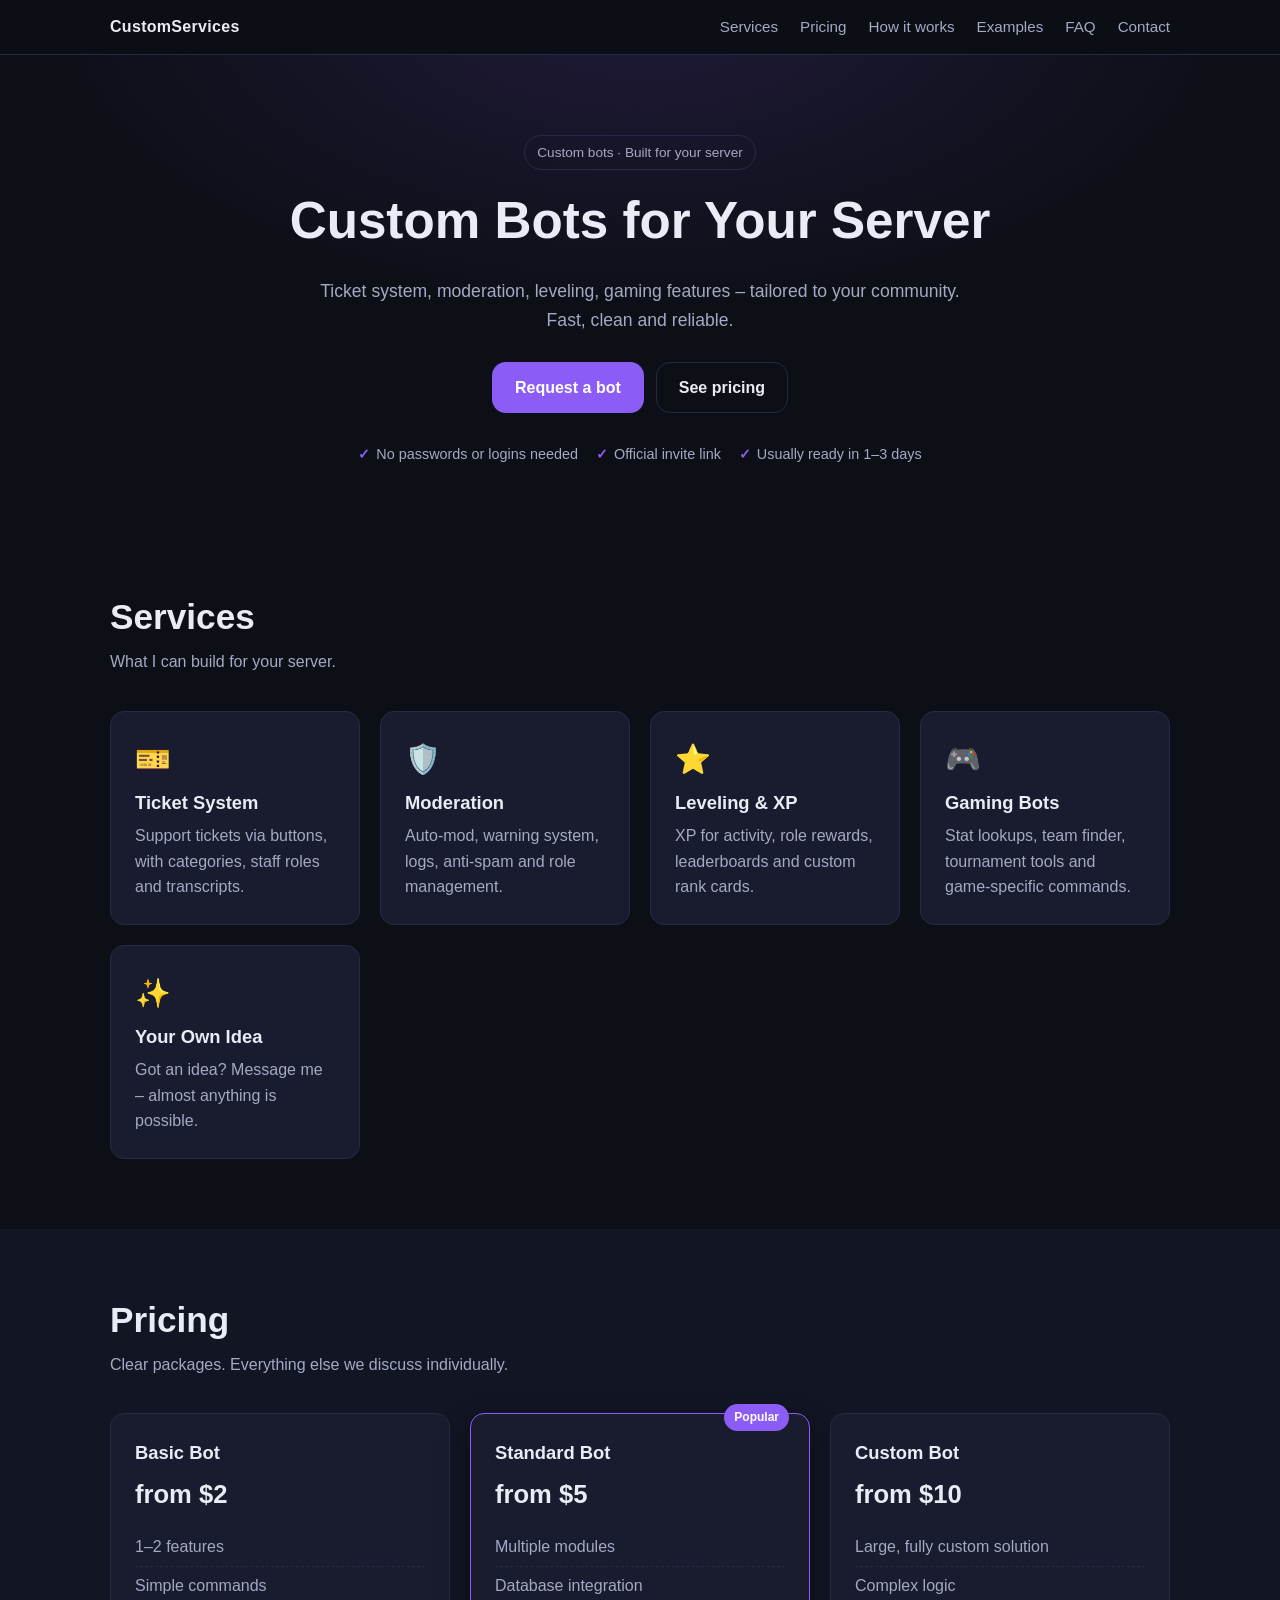
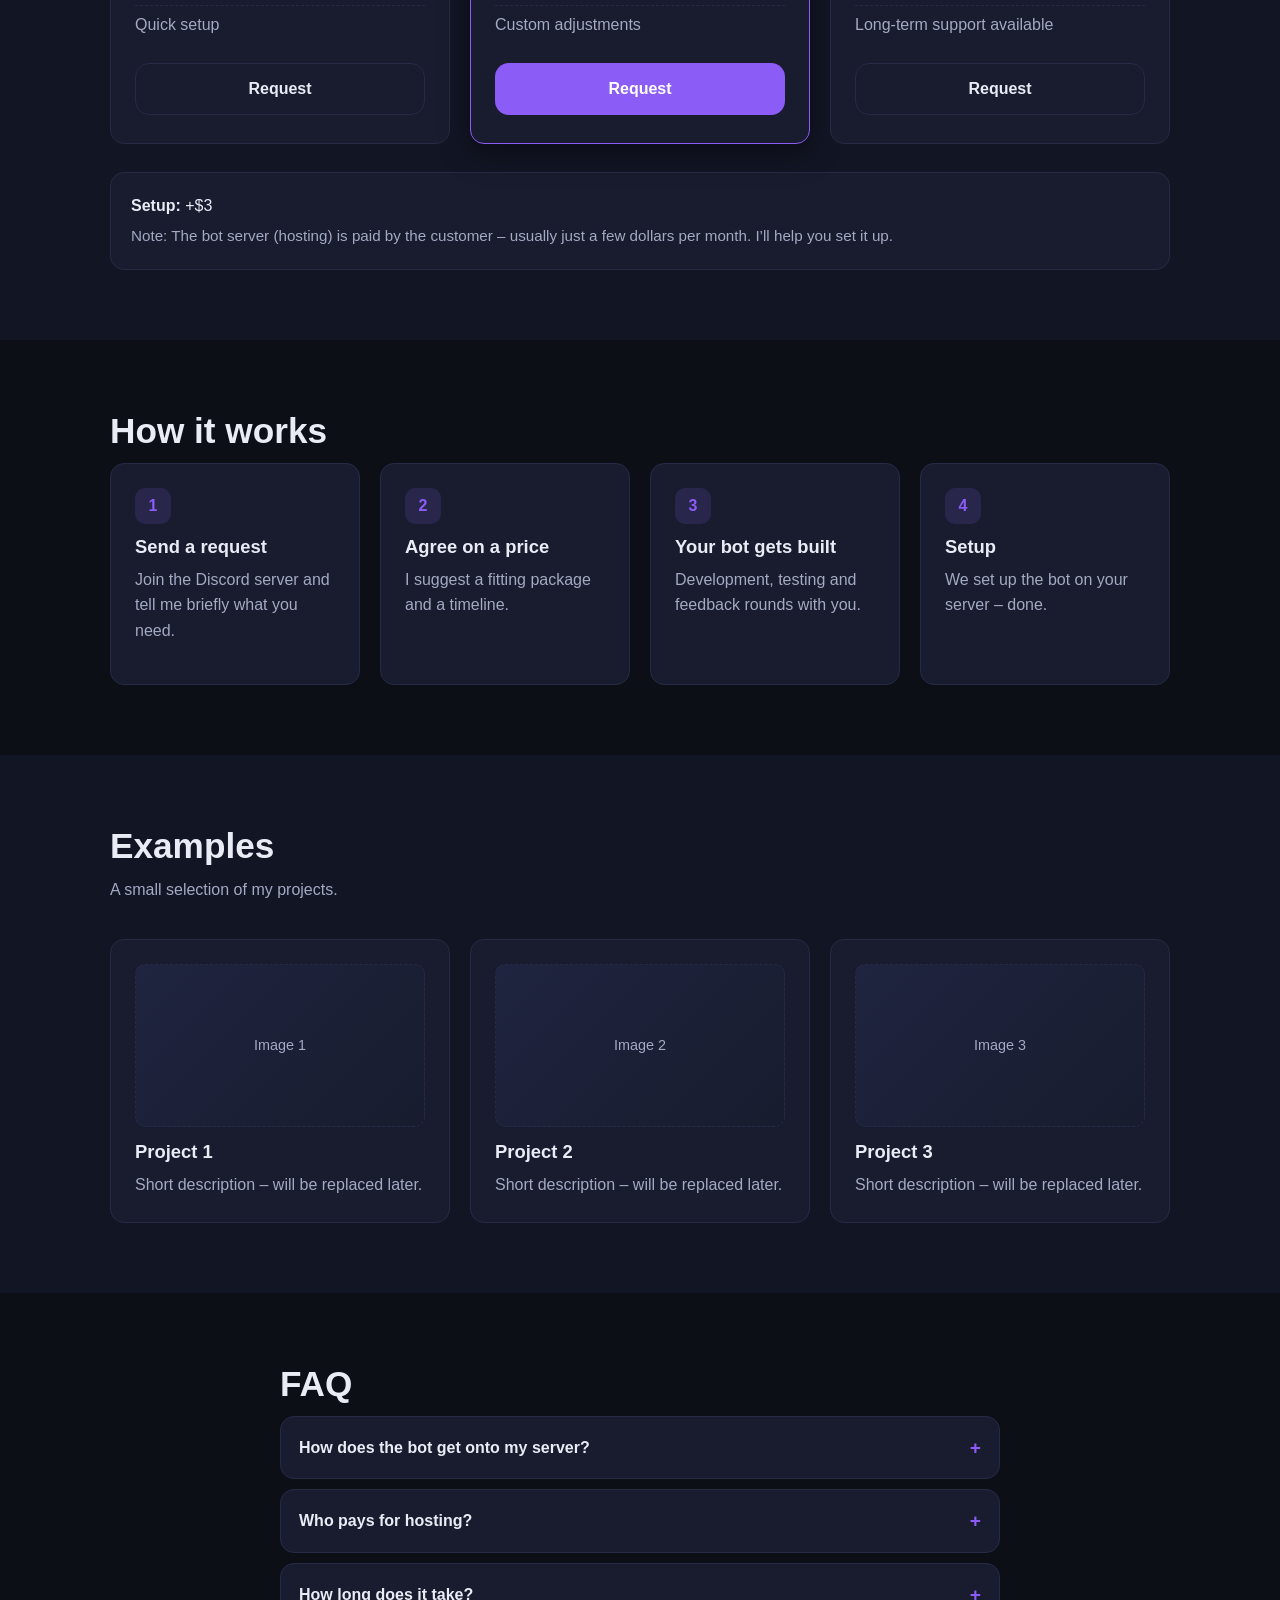
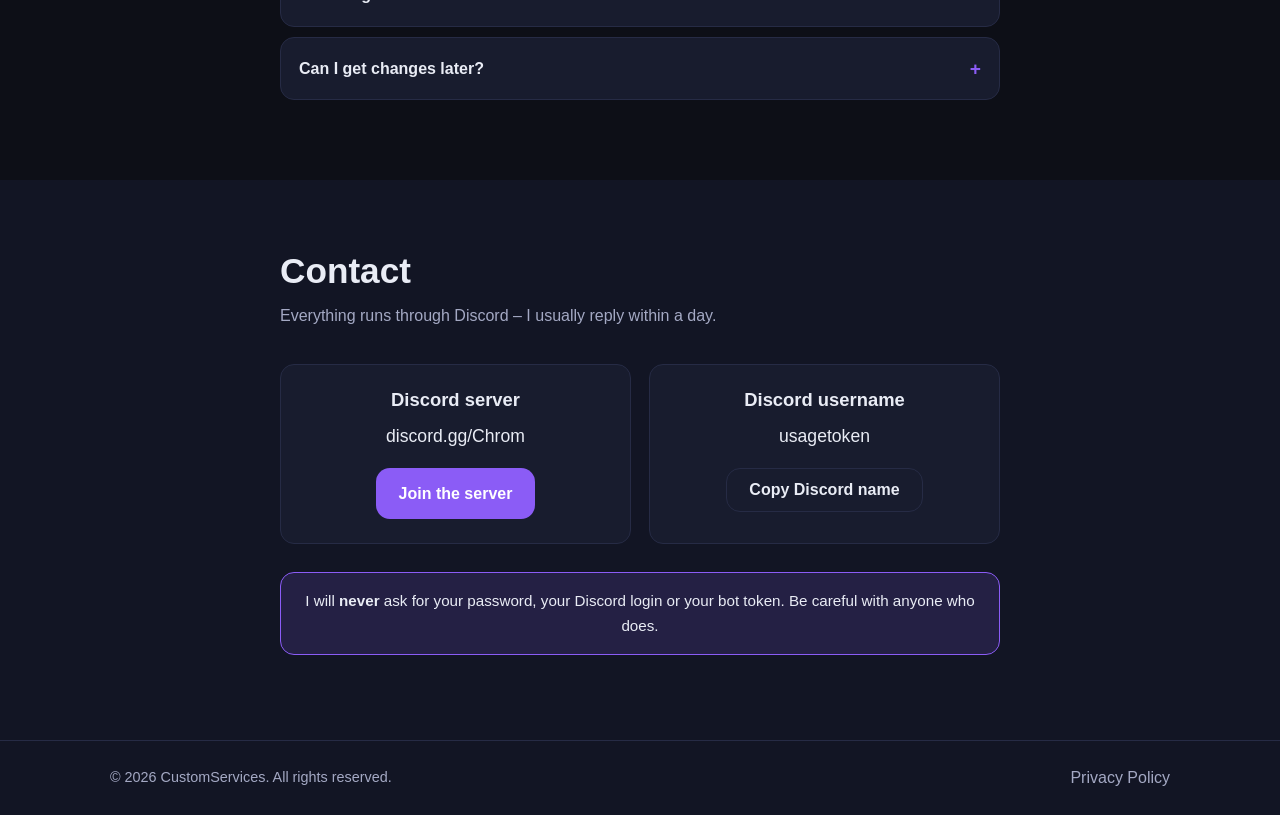
<file: index.html>
<!DOCTYPE html>
<html lang="en">
<head>
  <meta charset="UTF-8" />
  <meta name="viewport" content="width=device-width, initial-scale=1.0" />
  <meta name="description" content="Custom bots for your server – ticket system, moderation, leveling and more." />
  <title>CustomServices – Custom Bots for Your Server</title>
  <link rel="stylesheet" href="style.css" />
</head>
<body>
  <header class="site-header">
    <div class="container header-inner">
      <a href="#top" class="logo">CustomServices</a>
      <nav class="nav">
        <a href="#services">Services</a>
        <a href="#pricing">Pricing</a>
        <a href="#process">How it works</a>
        <a href="#examples">Examples</a>
        <a href="#faq">FAQ</a>
        <a href="#contact">Contact</a>
      </nav>
      <button class="nav-toggle" aria-label="Open menu" aria-expanded="false">
        <span></span><span></span><span></span>
      </button>
    </div>
  </header>

  <main id="top">
    <!-- Hero -->
    <section class="hero">
      <div class="container">
        <span class="badge">Custom bots &middot; Built for your server</span>
        <h1>Custom Bots for Your Server</h1>
        <p class="lead">
          Ticket system, moderation, leveling, gaming features – tailored to your
          community. Fast, clean and reliable.
        </p>
        <div class="hero-actions">
          <a href="https://discord.gg/Chrom" target="_blank" rel="noopener" class="btn btn-primary">Request a bot</a>
          <a href="#pricing" class="btn btn-ghost">See pricing</a>
        </div>
        <ul class="hero-points">
          <li>No passwords or logins needed</li>
          <li>Official invite link</li>
          <li>Usually ready in 1–3 days</li>
        </ul>
      </div>
    </section>

    <!-- Services -->
    <section id="services" class="section">
      <div class="container">
        <h2>Services</h2>
        <p class="section-sub">What I can build for your server.</p>
        <div class="grid grid-cards">
          <article class="card">
            <div class="card-icon">🎫</div>
            <h3>Ticket System</h3>
            <p>Support tickets via buttons, with categories, staff roles and transcripts.</p>
          </article>
          <article class="card">
            <div class="card-icon">🛡️</div>
            <h3>Moderation</h3>
            <p>Auto-mod, warning system, logs, anti-spam and role management.</p>
          </article>
          <article class="card">
            <div class="card-icon">⭐</div>
            <h3>Leveling & XP</h3>
            <p>XP for activity, role rewards, leaderboards and custom rank cards.</p>
          </article>
          <article class="card">
            <div class="card-icon">🎮</div>
            <h3>Gaming Bots</h3>
            <p>Stat lookups, team finder, tournament tools and game-specific commands.</p>
          </article>
          <article class="card">
            <div class="card-icon">✨</div>
            <h3>Your Own Idea</h3>
            <p>Got an idea? Message me – almost anything is possible.</p>
          </article>
        </div>
      </div>
    </section>

    <!-- Pricing -->
    <section id="pricing" class="section section-alt">
      <div class="container">
        <h2>Pricing</h2>
        <p class="section-sub">Clear packages. Everything else we discuss individually.</p>
        <div class="grid grid-prices">
          <article class="price-card">
            <h3>Basic Bot</h3>
            <p class="price">from $2</p>
            <ul>
              <li>1–2 features</li>
              <li>Simple commands</li>
              <li>Quick setup</li>
            </ul>
            <a href="https://discord.gg/Chrom" target="_blank" rel="noopener" class="btn btn-ghost">Request</a>
          </article>
          <article class="price-card featured">
            <span class="tag">Popular</span>
            <h3>Standard Bot</h3>
            <p class="price">from $5</p>
            <ul>
              <li>Multiple modules</li>
              <li>Database integration</li>
              <li>Custom adjustments</li>
            </ul>
            <a href="https://discord.gg/Chrom" target="_blank" rel="noopener" class="btn btn-primary">Request</a>
          </article>
          <article class="price-card">
            <h3>Custom Bot</h3>
            <p class="price">from $10</p>
            <ul>
              <li>Large, fully custom solution</li>
              <li>Complex logic</li>
              <li>Long-term support available</li>
            </ul>
            <a href="https://discord.gg/Chrom" target="_blank" rel="noopener" class="btn btn-ghost">Request</a>
          </article>
        </div>
        <div class="price-extras">
          <p><strong>Setup:</strong> +$3</p>
          <p class="hint">
            Note: The bot server (hosting) is paid by the customer – usually just a few
            dollars per month. I’ll help you set it up.
          </p>
        </div>
      </div>
    </section>

    <!-- How it works -->
    <section id="process" class="section">
      <div class="container">
        <h2>How it works</h2>
        <ol class="steps">
          <li>
            <span class="step-num">1</span>
            <h3>Send a request</h3>
            <p>Join the Discord server and tell me briefly what you need.</p>
          </li>
          <li>
            <span class="step-num">2</span>
            <h3>Agree on a price</h3>
            <p>I suggest a fitting package and a timeline.</p>
          </li>
          <li>
            <span class="step-num">3</span>
            <h3>Your bot gets built</h3>
            <p>Development, testing and feedback rounds with you.</p>
          </li>
          <li>
            <span class="step-num">4</span>
            <h3>Setup</h3>
            <p>We set up the bot on your server – done.</p>
          </li>
        </ol>
      </div>
    </section>

    <!-- Examples -->
    <section id="examples" class="section section-alt">
      <div class="container">
        <h2>Examples</h2>
        <p class="section-sub">A small selection of my projects.</p>
        <div class="grid grid-cards">
          <article class="card project">
            <div class="project-image placeholder-image" aria-hidden="true">Image 1</div>
            <h3>Project 1</h3>
            <p>Short description – will be replaced later.</p>
          </article>
          <article class="card project">
            <div class="project-image placeholder-image" aria-hidden="true">Image 2</div>
            <h3>Project 2</h3>
            <p>Short description – will be replaced later.</p>
          </article>
          <article class="card project">
            <div class="project-image placeholder-image" aria-hidden="true">Image 3</div>
            <h3>Project 3</h3>
            <p>Short description – will be replaced later.</p>
          </article>
        </div>
      </div>
    </section>

    <!-- FAQ -->
    <section id="faq" class="section">
      <div class="container narrow">
        <h2>FAQ</h2>
        <details>
          <summary>How does the bot get onto my server?</summary>
          <p>
            Through Discord’s official invite link. We never need your password or
            login – you stay in full control at all times.
          </p>
        </details>
        <details>
          <summary>Who pays for hosting?</summary>
          <p>
            You do (usually just a few dollars per month). I’ll help you set it up.
          </p>
        </details>
        <details>
          <summary>How long does it take?</summary>
          <p>Usually 1–3 days, a bit longer for bigger projects.</p>
        </details>
        <details>
          <summary>Can I get changes later?</summary>
          <p>Yes, for a small extra fee. Just let me know.</p>
        </details>
      </div>
    </section>

    <!-- Contact -->
    <section id="contact" class="section section-alt">
      <div class="container narrow">
        <h2>Contact</h2>
        <p class="section-sub">Everything runs through Discord – I usually reply within a day.</p>
        <div class="contact-grid">
          <div class="contact-card">
            <h3>Discord server</h3>
            <p class="contact-value">discord.gg/Chrom</p>
            <a class="btn btn-primary" href="https://discord.gg/Chrom" target="_blank" rel="noopener">
              Join the server
            </a>
          </div>
          <div class="contact-card">
            <h3>Discord username</h3>
            <p class="contact-value" id="discord-name">usagetoken</p>
            <button class="btn btn-ghost" id="copy-discord" type="button">
              Copy Discord name
            </button>
          </div>
        </div>
        <p class="notice">
          I will <strong>never</strong> ask for your password, your Discord login or
          your bot token. Be careful with anyone who does.
        </p>
      </div>
    </section>
  </main>

  <footer class="site-footer">
    <div class="container footer-inner">
      <p>© <span id="year"></span> CustomServices. All rights reserved.</p>
      <nav class="footer-nav">
        <a href="datenschutz.html">Privacy Policy</a>
      </nav>
    </div>
  </footer>

  <div class="toast" id="toast" role="status" aria-live="polite">Copied!</div>

  <script src="script.js"></script>
</body>
</html>
</file>
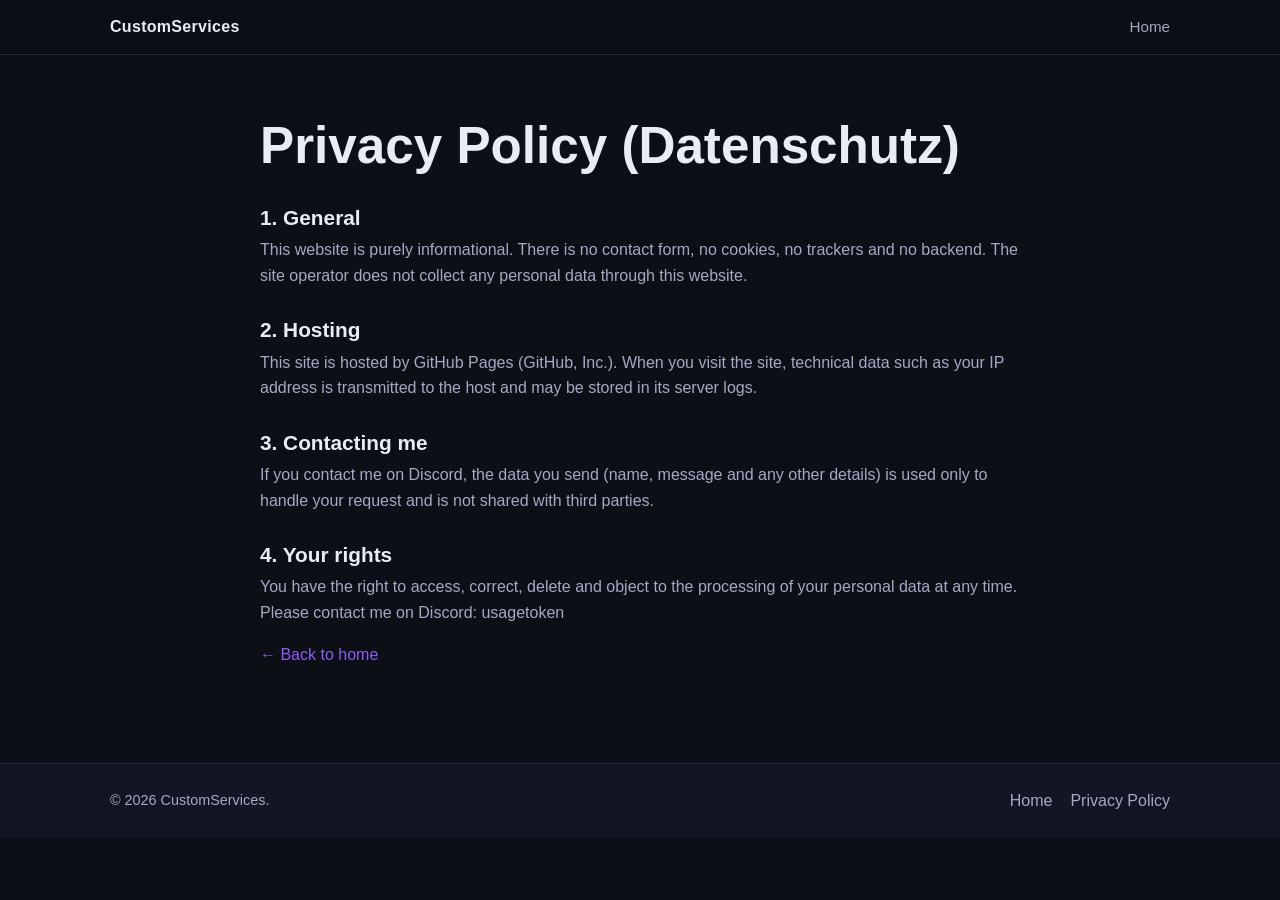
<file: datenschutz.html>
<!DOCTYPE html>
<html lang="en">
<head>
  <meta charset="UTF-8" />
  <meta name="viewport" content="width=device-width, initial-scale=1.0" />
  <title>Privacy Policy – CustomServices</title>
  <link rel="stylesheet" href="style.css" />
</head>
<body>
  <header class="site-header">
    <div class="container header-inner">
      <a href="index.html" class="logo">CustomServices</a>
      <nav class="nav">
        <a href="index.html">Home</a>
      </nav>
    </div>
  </header>

  <main class="legal container narrow">
    <h1>Privacy Policy (Datenschutz)</h1>

    <h2>1. General</h2>
    <p>
      This website is purely informational. There is no contact form, no cookies,
      no trackers and no backend. The site operator does not collect any personal
      data through this website.
    </p>

    <h2>2. Hosting</h2>
    <p>
      This site is hosted by GitHub Pages (GitHub, Inc.). When you visit the site,
      technical data such as your IP address is transmitted to the host and may be
      stored in its server logs.
    </p>

    <h2>3. Contacting me</h2>
    <p>
      If you contact me on Discord, the data you send (name, message and
      any other details) is used only to handle your request and is not shared with
      third parties.
    </p>

    <h2>4. Your rights</h2>
    <p>
      You have the right to access, correct, delete and object to the processing of
      your personal data at any time. Please contact me on Discord: usagetoken
    </p>

    <p><a href="index.html">← Back to home</a></p>
  </main>

  <footer class="site-footer">
    <div class="container footer-inner">
      <p>© <span id="year"></span> CustomServices.</p>
      <nav class="footer-nav">
        <a href="index.html">Home</a>
        <a href="datenschutz.html">Privacy Policy</a>
      </nav>
    </div>
  </footer>
  <script>document.getElementById('year').textContent = new Date().getFullYear();</script>
</body>
</html>
</file>
<file: style.css>
/* ---------- Basis ---------- */
:root {
  --bg: #0d0f17;
  --bg-alt: #121524;
  --surface: #181c2e;
  --surface-2: #1f2440;
  --border: #262b45;
  --text: #e9ecf5;
  --text-dim: #a4a9c4;
  --accent: #8b5cf6;
  --accent-2: #6d28d9;
  --accent-soft: rgba(139, 92, 246, 0.15);
  --radius: 14px;
  --shadow: 0 10px 30px rgba(0, 0, 0, 0.4);
  --max: 1100px;
}

* { box-sizing: border-box; }

html { scroll-behavior: smooth; }

body {
  margin: 0;
  font-family: -apple-system, BlinkMacSystemFont, "Segoe UI", Roboto, Helvetica, Arial, sans-serif;
  background: var(--bg);
  color: var(--text);
  line-height: 1.6;
  -webkit-font-smoothing: antialiased;
}

img { max-width: 100%; display: block; }

a { color: var(--accent); text-decoration: none; }
a:hover { text-decoration: underline; }

.container {
  max-width: var(--max);
  margin: 0 auto;
  padding: 0 20px;
}
.container.narrow { max-width: 760px; }

h1, h2, h3 { line-height: 1.2; margin: 0 0 0.5em; }
h1 { font-size: clamp(2rem, 5vw, 3.2rem); font-weight: 800; }
h2 { font-size: clamp(1.6rem, 3.5vw, 2.2rem); font-weight: 700; margin-bottom: 0.3em; }
h3 { font-size: 1.15rem; font-weight: 600; }

p { margin: 0 0 1em; color: var(--text-dim); }

/* ---------- Header ---------- */
.site-header {
  position: sticky;
  top: 0;
  z-index: 10;
  background: rgba(13, 15, 23, 0.85);
  backdrop-filter: blur(10px);
  border-bottom: 1px solid var(--border);
}
.header-inner {
  display: flex;
  align-items: center;
  justify-content: space-between;
  padding: 14px 20px;
}
.logo {
  font-weight: 800;
  color: var(--text);
  letter-spacing: 0.3px;
}
.nav { display: flex; gap: 22px; }
.nav a {
  color: var(--text-dim);
  font-size: 0.95rem;
}
.nav a:hover { color: var(--text); text-decoration: none; }

.nav-toggle {
  display: none;
  background: none;
  border: 0;
  cursor: pointer;
  padding: 6px;
}
.nav-toggle span {
  display: block;
  width: 24px;
  height: 2px;
  background: var(--text);
  margin: 5px 0;
  transition: 0.2s;
}

/* ---------- Hero ---------- */
.hero {
  padding: 80px 0 60px;
  text-align: center;
  background:
    radial-gradient(1000px 500px at 50% -10%, var(--accent-soft), transparent 60%),
    var(--bg);
}
.badge {
  display: inline-block;
  padding: 6px 12px;
  border: 1px solid var(--border);
  border-radius: 999px;
  color: var(--text-dim);
  font-size: 0.85rem;
  margin-bottom: 20px;
}
.lead {
  max-width: 640px;
  margin: 0 auto 28px;
  font-size: 1.1rem;
  color: var(--text-dim);
}
.hero-actions {
  display: flex;
  gap: 12px;
  justify-content: center;
  flex-wrap: wrap;
  margin-bottom: 30px;
}
.hero-points {
  list-style: none;
  padding: 0;
  margin: 0;
  display: flex;
  flex-wrap: wrap;
  gap: 18px;
  justify-content: center;
  color: var(--text-dim);
  font-size: 0.9rem;
}
.hero-points li::before {
  content: "✓";
  color: var(--accent);
  margin-right: 6px;
  font-weight: 700;
}

/* ---------- Buttons ---------- */
.btn {
  display: inline-block;
  padding: 12px 22px;
  border-radius: var(--radius);
  font-weight: 600;
  cursor: pointer;
  border: 1px solid transparent;
  transition: transform 0.1s ease, background 0.2s ease, border-color 0.2s ease;
  text-align: center;
  font-size: 1rem;
}
.btn:hover { text-decoration: none; transform: translateY(-1px); }
.btn-primary {
  background: var(--accent);
  color: #fff;
}
.btn-primary:hover { background: var(--accent-2); }
.btn-ghost {
  background: transparent;
  color: var(--text);
  border-color: var(--border);
}
.btn-ghost:hover { border-color: var(--accent); color: var(--accent); }

/* ---------- Sections ---------- */
.section {
  padding: 70px 0;
}
.section-alt { background: var(--bg-alt); }
.section-sub {
  color: var(--text-dim);
  margin-bottom: 36px;
  max-width: 640px;
}

/* ---------- Grids / Cards ---------- */
.grid { display: grid; gap: 20px; }
.grid-cards { grid-template-columns: repeat(auto-fit, minmax(240px, 1fr)); }
.grid-prices { grid-template-columns: repeat(auto-fit, minmax(260px, 1fr)); }

.card {
  background: var(--surface);
  border: 1px solid var(--border);
  border-radius: var(--radius);
  padding: 24px;
  transition: transform 0.2s ease, border-color 0.2s ease;
}
.card:hover {
  transform: translateY(-3px);
  border-color: var(--accent);
}
.card-icon {
  font-size: 1.8rem;
  margin-bottom: 10px;
}
.card p { margin: 0; }

/* Preise */
.price-card {
  background: var(--surface);
  border: 1px solid var(--border);
  border-radius: var(--radius);
  padding: 28px 24px;
  display: flex;
  flex-direction: column;
  position: relative;
}
.price-card.featured {
  border-color: var(--accent);
  box-shadow: var(--shadow);
}
.price-card .tag {
  position: absolute;
  top: -10px;
  right: 20px;
  background: var(--accent);
  color: #fff;
  font-size: 0.75rem;
  padding: 4px 10px;
  border-radius: 999px;
  font-weight: 700;
}
.price {
  font-size: 1.6rem;
  font-weight: 800;
  color: var(--text);
  margin: 0 0 14px;
}
.price-card ul {
  list-style: none;
  padding: 0;
  margin: 0 0 20px;
  color: var(--text-dim);
  flex: 1;
}
.price-card li {
  padding: 6px 0;
  border-bottom: 1px dashed var(--border);
}
.price-card li:last-child { border-bottom: 0; }
.price-extras {
  margin-top: 28px;
  padding: 20px;
  background: var(--surface);
  border: 1px solid var(--border);
  border-radius: var(--radius);
}
.price-extras p { margin: 0 0 6px; color: var(--text); }
.price-extras .hint { color: var(--text-dim); font-size: 0.95rem; margin: 0; }

/* Ablauf */
.steps {
  list-style: none;
  padding: 0;
  margin: 0;
  display: grid;
  gap: 20px;
  grid-template-columns: repeat(auto-fit, minmax(220px, 1fr));
}
.steps li {
  background: var(--surface);
  border: 1px solid var(--border);
  border-radius: var(--radius);
  padding: 24px;
}
.step-num {
  display: inline-flex;
  align-items: center;
  justify-content: center;
  width: 36px;
  height: 36px;
  background: var(--accent-soft);
  color: var(--accent);
  border-radius: 10px;
  font-weight: 800;
  margin-bottom: 12px;
}

/* Beispiele */
.project-image {
  aspect-ratio: 16 / 9;
  border-radius: 10px;
  margin-bottom: 14px;
  background:
    linear-gradient(135deg, var(--surface-2), var(--surface));
  display: flex;
  align-items: center;
  justify-content: center;
  color: var(--text-dim);
  font-size: 0.9rem;
  border: 1px dashed var(--border);
}

/* FAQ */
details {
  background: var(--surface);
  border: 1px solid var(--border);
  border-radius: var(--radius);
  padding: 14px 18px;
  margin-bottom: 10px;
}
details[open] { border-color: var(--accent); }
summary {
  cursor: pointer;
  font-weight: 600;
  color: var(--text);
  list-style: none;
  padding: 4px 0;
  position: relative;
}
summary::after {
  content: "+";
  position: absolute;
  right: 0;
  top: 2px;
  color: var(--accent);
  font-size: 1.2rem;
  transition: transform 0.2s;
}
details[open] summary::after { content: "–"; }
details p { margin: 10px 0 4px; }

/* Kontakt */
.contact-grid {
  display: grid;
  grid-template-columns: repeat(auto-fit, minmax(240px, 1fr));
  gap: 18px;
  margin-top: 20px;
}
.contact-card {
  background: var(--surface);
  border: 1px solid var(--border);
  border-radius: var(--radius);
  padding: 24px;
  text-align: center;
}
.contact-value {
  font-size: 1.1rem;
  color: var(--text);
  margin: 10px 0 18px;
  word-break: break-all;
}
.notice {
  margin-top: 28px;
  padding: 16px;
  background: var(--accent-soft);
  border: 1px solid var(--accent);
  border-radius: var(--radius);
  color: var(--text);
  font-size: 0.95rem;
  text-align: center;
}

/* Footer */
.site-footer {
  border-top: 1px solid var(--border);
  padding: 24px 0;
  background: var(--bg-alt);
}
.footer-inner {
  display: flex;
  flex-wrap: wrap;
  justify-content: space-between;
  gap: 10px;
  align-items: center;
}
.footer-inner p { margin: 0; font-size: 0.9rem; }
.footer-nav { display: flex; gap: 18px; }
.footer-nav a { color: var(--text-dim); }
.footer-nav a:hover { color: var(--accent); }

/* Toast */
.toast {
  position: fixed;
  bottom: 30px;
  left: 50%;
  transform: translateX(-50%) translateY(20px);
  background: var(--accent);
  color: #fff;
  padding: 10px 18px;
  border-radius: 999px;
  font-weight: 600;
  opacity: 0;
  transition: opacity 0.2s, transform 0.2s;
  pointer-events: none;
}
.toast.show {
  opacity: 1;
  transform: translateX(-50%) translateY(0);
}

/* Legal-Seiten */
.legal {
  padding: 60px 0 80px;
}
.legal h1 { margin-bottom: 20px; }
.legal p, .legal li { color: var(--text-dim); }
.legal h2 { margin-top: 30px; font-size: 1.3rem; }

/* ---------- Mobil ---------- */
@media (max-width: 760px) {
  .nav { display: none; }
  .nav-toggle { display: block; }
  .nav.open {
    display: flex;
    flex-direction: column;
    gap: 14px;
    position: absolute;
    top: 60px;
    left: 0;
    right: 0;
    background: var(--bg-alt);
    padding: 20px;
    border-bottom: 1px solid var(--border);
  }
  .hero { padding: 60px 0 40px; }
  .section { padding: 50px 0; }
}
</file>
